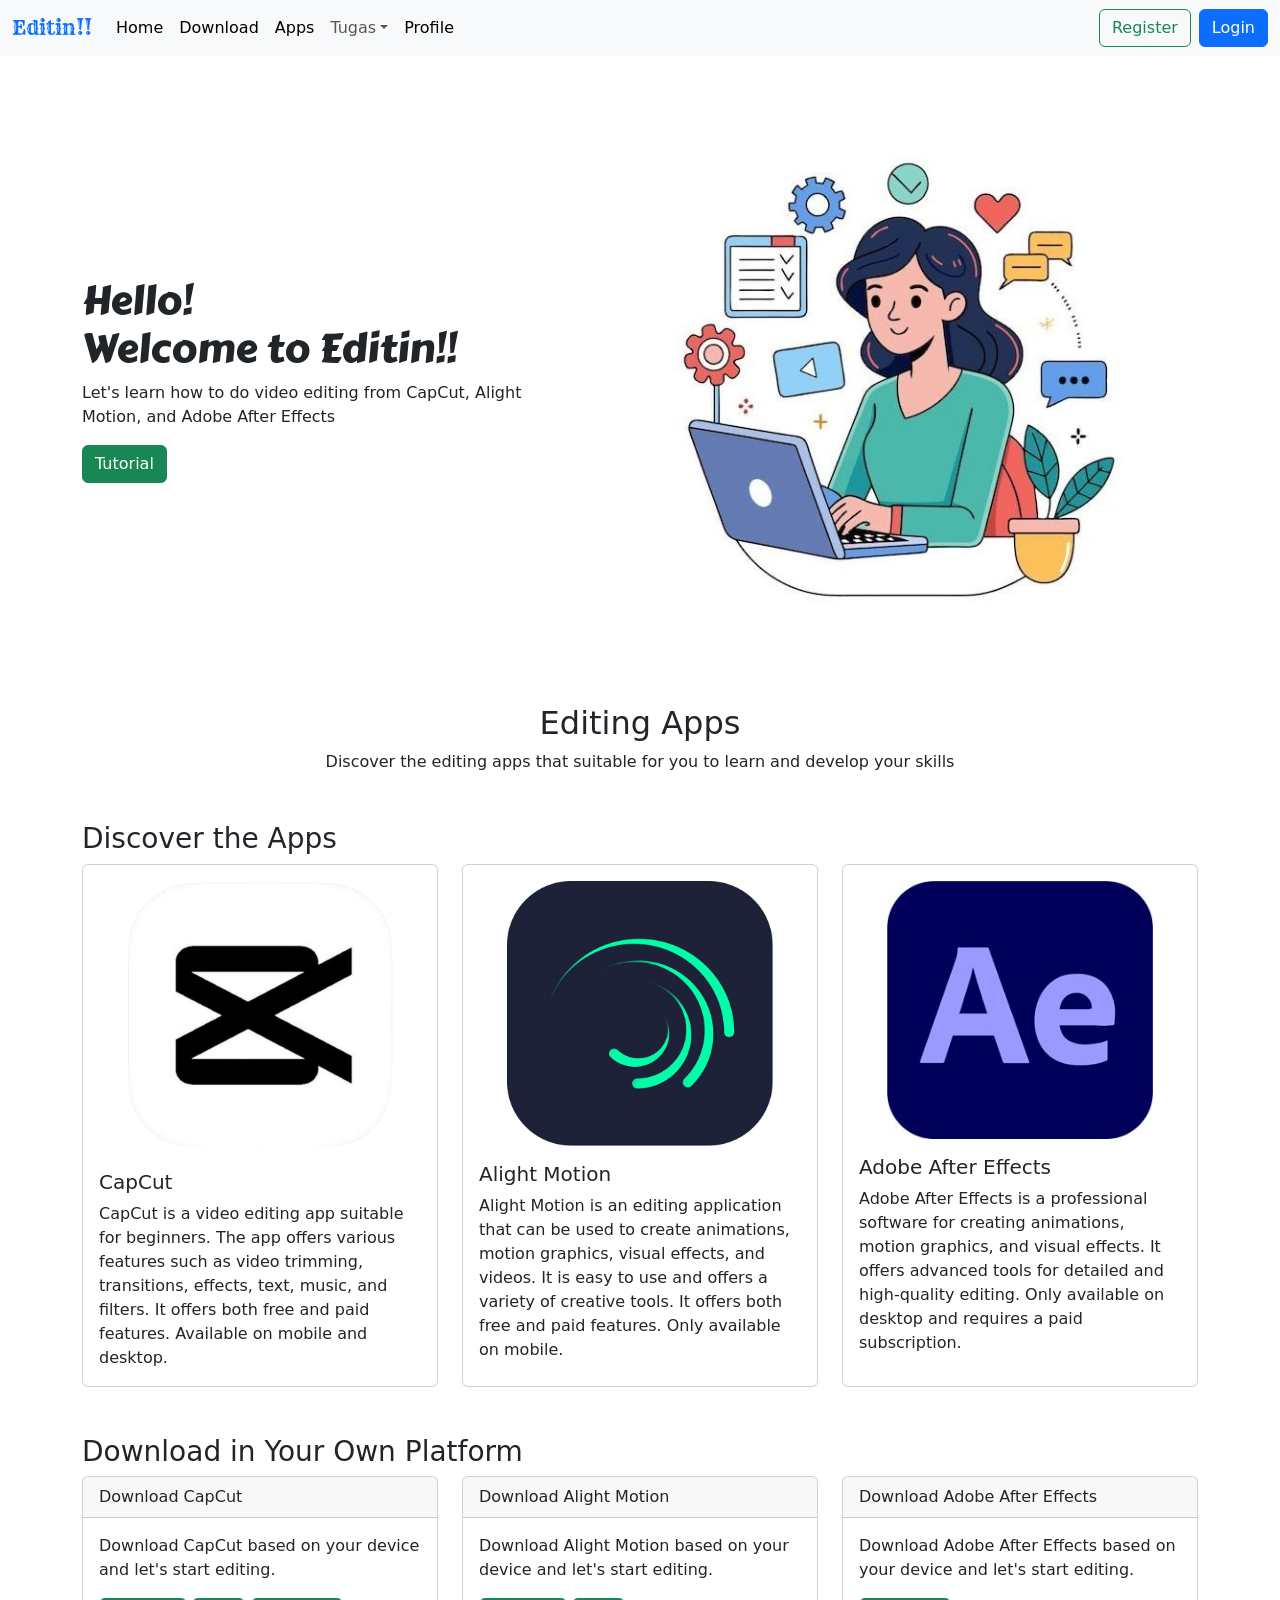
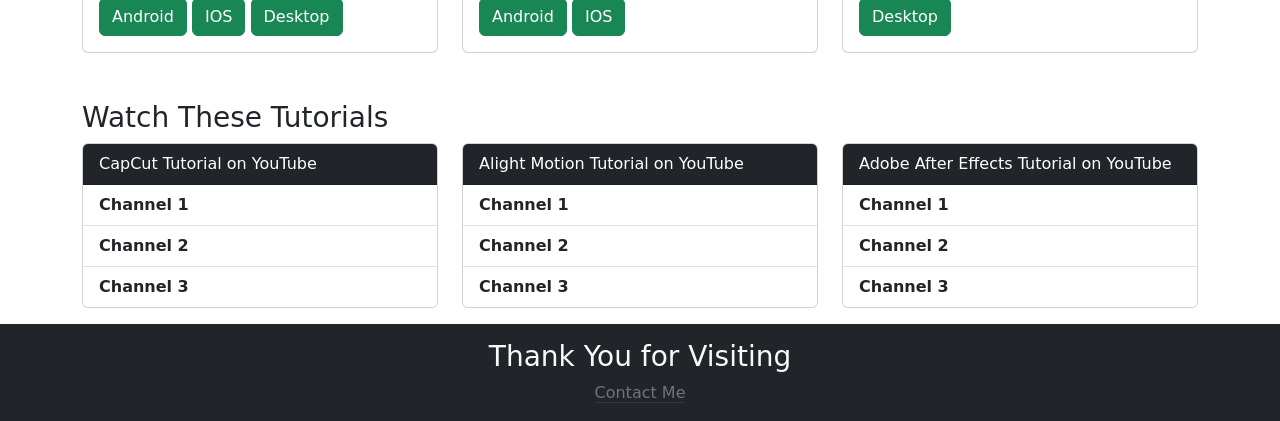
<file: index.html>
<!DOCTYPE html>
<html lang="en">
<head>
    <meta charset="UTF-8">
    <meta name="viewport" content="width=device-width, initial-scale=1.0">
    <title>Belajar Bootstrap</title>
    <link rel="stylesheet" href="css/bootstrap.css">
    <style>@import url('https://fonts.googleapis.com/css2?family=Carter+One&family=Rye&display=swap');</style>
</head>

<body>
    <!-- Navbar -->
  <nav class="navbar navbar-expand-lg bg-body-tertiary">

    <div class="container-fluid" id="logo">
    <a class="navbar-brand text-primary" href="/" style="font-family: 'Rye', cursive;">Editin!!</a>
    <button class="navbar-toggler" type="button" data-bs-toggle="collapse" data-bs-target="#navbarSupportedContent" aria-controls="navbarSupportedContent" aria-expanded="false" aria-label="Toggle navigation">
      <span class="navbar-toggler-icon"></span>
    </button>
   
    <div class="collapse navbar-collapse" id="navbarSupportedContent">
      <ul class="navbar-nav me-auto mb-2 mb-lg-0">

        <li class="nav-item">
          <a class="nav-link active" aria-current="page" href="#home">Home</a>
        </li>

        <li class="nav-item">
          <a class="nav-link active" aria-current="page" href="#download">Download</a>
        </li>

        <li class="nav-item">
          <a class="nav-link active" aria-current="page" href="#aplikasi">Apps</a>
        </li>

        <li class="nav-item dropdown">
          <a class="nav-link dropdown-toggle" href="#" role="button" data-bs-toggle="dropdown" aria-expanded="false">Tugas</a>
            <ul class="dropdown-menu">
            <li><a class="dropdown-item" href="tugas1.html">Tugas 1</a></li>
            <li><a class="dropdown-item" href="tugas2.html">Tugas 2</a></li>
            <li><a class="dropdown-item" href="tugas3.html">Tugas 3</a></li>
            <li><hr class="dropdown-divider"></li>
            <li><a class="dropdown-item" href="#">Segitu Dulu</a></li>
            </ul>
        </li>

        <li class="nav-item">
          <a class="nav-link active" aria-current="page" href="https://www.instagram.com/vbrnn__">Profile</a>
        </li>
      </ul>
      
      <div class="d-flex">
        <a href="#" class="btn btn-outline-success me-2">Register</a>
        <a href="#" class="btn btn-primary">Login</a>
      </div>
    </div>
    </div>
  </nav>

    <!-- Home -->
    <section>
    <div class="container my-3 py-2" id="home">
        <div class="row my-6">
            <div class="col align-self-center">
                <h1 style="font-family: 'Carter One', cursive;"> Hello! <br> Welcome to Editin!!</h1>
                <p>Let's learn how to do video editing from CapCut, Alight Motion, and Adobe After Effects</p>
                <a href="#tutorial" class="btn btn-success">Tutorial</a>
            </div>
            <div class="col d-none d-md-block">
                <img src="gambar/70509550411079826.jpe" class="img-fluid mx-auto" style="max-width: 600px;">
            </div>
        </div>
    </div>
    </section>


    <!-- Apps -->
    <section id="aplikasi">
        <div class="container">
            <div class="text-center mt-3 mb-5">
                <h2>Editing Apps</h2>
                <p>Discover the editing apps that suitable for you to learn and develop your skills</p>
            </div>

      <h3 class="mb-2">Discover the Apps</h3>
      <div class="row g-4">

         <div class="col-12 col-md-4 d-flex justify-content-center">
            <div class="card h-100">
                  <img src="gambar/Untitled design (8).png" class="card-img-top mt-3" style="width: 77%; align-self: center;">
                <div class="card-body">
                  <h5 class="card-title">CapCut</h5>
                  <p class="card-text">CapCut is a video editing app suitable for beginners. The app offers various features such as video trimming, transitions, effects, text, music, and filters. It offers both free and paid features. Available on mobile and desktop.</p>
                </div>
            </div>    
          </div>

          <div class="col-12 col-md-4 d-flex justify-content-center">
            <div class="card h-100">
                <img src="gambar/Alight Motion.jpe" class="card-img-top mt-3" style="width: 75%; align-self: center;">
              <div class="card-body">
                <h5 class="card-title">Alight Motion</h5>
                <p class="card-text">Alight Motion is an editing application that can be used to create animations, motion graphics, visual effects, and videos. It is easy to use and offers a variety of creative tools. It offers both free and paid features. Only available on mobile.</p>
              </div>
            </div>
          </div>

          <div class="col-12 col-md-4 d-flex justify-content-center">
            <div class="card h-100">
                <img src="gambar/Adobe After Effects Logo PNG Vector (AI) Free Download.jpe" class="card-img-top mt-3" style="width: 75%; align-self: center;">
              <div class="card-body">
                <h5 class="card-title">Adobe After Effects</h5>
                <p class="card-text">Adobe After Effects is a professional software for creating animations, motion graphics, and visual effects. It offers advanced tools for detailed and high-quality editing. Only available on desktop and requires a paid subscription.</p>
              </div>
            </div>
          </div>

        </div>
      </div>
    </section>


    <!-- Download -->
    <section id="download">
        <div class="container">

      <h3 class="mt-5 mb-2">Download in Your Own Platform</h3>
      <div class="row g-4">

        <div class="col-12 col-md-4">
          <div class="card">
            <div class="card-header">Download CapCut</div>
              <div class="card-body">
                <p class="card-text">Download CapCut based on your device and let's start editing.</p>
                <a href="https://play.google.com/store/apps/details?id=com.lemon.lvoverseas&pcampaignid=web_share" class="btn btn-success">Android</a>
                <a href="https://apps.apple.com/id/app/capcut-editor-foto-video/id1500855883?l=id" class="btn btn-success">IOS</a>
                <a href="https://www.capcut.com/id-id/tools/desktop-video-editor" class="btn btn-success">Desktop</a>
              </div>
          </div>
        </div>

        <div class="col-12 col-md-4">
          <div class="card">
            <div class="card-header">Download Alight Motion</div>
              <div class="card-body">
                <p class="card-text">Download Alight Motion based on your device and let's start editing.</p>
                <a href="https://play.google.com/store/apps/details?id=com.alightcreative.motion&pcampaignid=web_share" class="btn btn-success">Android</a>
                <a href="https://apps.apple.com/us/app/alight-motion/id1459833443" class="btn btn-success">IOS</a>
              </div>
          </div>
        </div>

        <div class="col-12 col-md-4">
          <div class="card">
            <div class="card-header">Download Adobe After Effects</div>
              <div class="card-body">
                <p class="card-text">Download Adobe After Effects based on your device and let's start editing.</p>
                <a href="https://www.adobe.com/products/aftereffects/free-trial-download.html" class="btn btn-success">Desktop</a>
              </div>
          </div>
        </div>

        </div>
      </div>
    </section>


    <!-- Tutorial -->
    <section id="tutorial">
        <div class="container">
        
      <h3 class="mt-5 mb-2">Watch These Tutorials</h3>
      <div class="row g-4">

        <div class="col-12 col-md-4">
          <div class="card">
            <div class="card-header text-bg-dark">CapCut Tutorial on YouTube</div>
            <ul class="list-group list-group-flush">
              <li class="list-group-item"><a class="text-dark fw-bold link-offset-2 link-underline link-underline-opacity-0" href="https://www.youtube.com/@Exal.Visuals">Channel 1</a></li>
              <li class="list-group-item"><a class="text-dark fw-bold link-offset-2 link-underline link-underline-opacity-0" href="https://www.youtube.com/@vida_editz">Channel 2</a></li>
              <li class="list-group-item"><a class="text-dark fw-bold link-offset-2 link-underline link-underline-opacity-0" href="https://www.youtube.com/@EditingVideoCepat">Channel 3</a></li>
            </ul>
          </div>
        </div>

        <div class="col-12 col-md-4">
          <div class="card">
            <div class="card-header text-bg-dark">Alight Motion Tutorial on YouTube</div>
            <ul class="list-group list-group-flush">
              <li class="list-group-item"><a class="text-dark fw-bold link-offset-2 link-underline link-underline-opacity-0" href="https://www.youtube.com/@Womzyfilms">Channel 1</a></li>
              <li class="list-group-item"><a class="text-dark fw-bold link-offset-2 link-underline link-underline-opacity-0" href="https://www.youtube.com/@Exal.Visuals">Channel 2</a></li>
              <li class="list-group-item"><a class="text-dark fw-bold link-offset-2 link-underline link-underline-opacity-0" href="https://www.youtube.com/@batmansolosall">Channel 3</a></li>
            </ul>
          </div>
        </div>

        <div class="col-12 col-md-4">
          <div class="card">
            <div class="card-header text-bg-dark">Adobe After Effects Tutorial on YouTube</div>
            <ul class="list-group list-group-flush">
              <li class="list-group-item"><a class="text-dark fw-bold link-offset-2 link-underline link-underline-opacity-0" href="https://www.youtube.com/@AfterEffectsBasics">Channel 1</a></li>
              <li class="list-group-item"><a class="text-dark fw-bold link-offset-2 link-underline link-underline-opacity-0" href="https://www.youtube.com/@Tozel.">Channel 2</a></li>
              <li class="list-group-item"><a class="text-dark fw-bold link-offset-2 link-underline link-underline-opacity-0" href="https://www.youtube.com/@MotionNations">Channel 3</a></li>
            </ul>
          </div>
        </div>
      
        </div>
      </div>
     </section>

     <footer class="bg-dark text-light py-3 mt-3">
      <div class="container">
        <div class="row align-items-center">
          <div class="col">
            <div class="text-center">
              
            <h3>Thank You for Visiting</h3>
            <a class="link-secondary link-offset-2 link-underline-opacity-25 link-underline-opacity-100-hover" href="https://wa.me/6285297016101">Contact Me</a>
            </div>
          </div>
        </div>
      </div>
     </footer>

     <!-- Script -->
    <script src="js/bootstrap.bundle.js"></script>
</body>
</html>
</file>
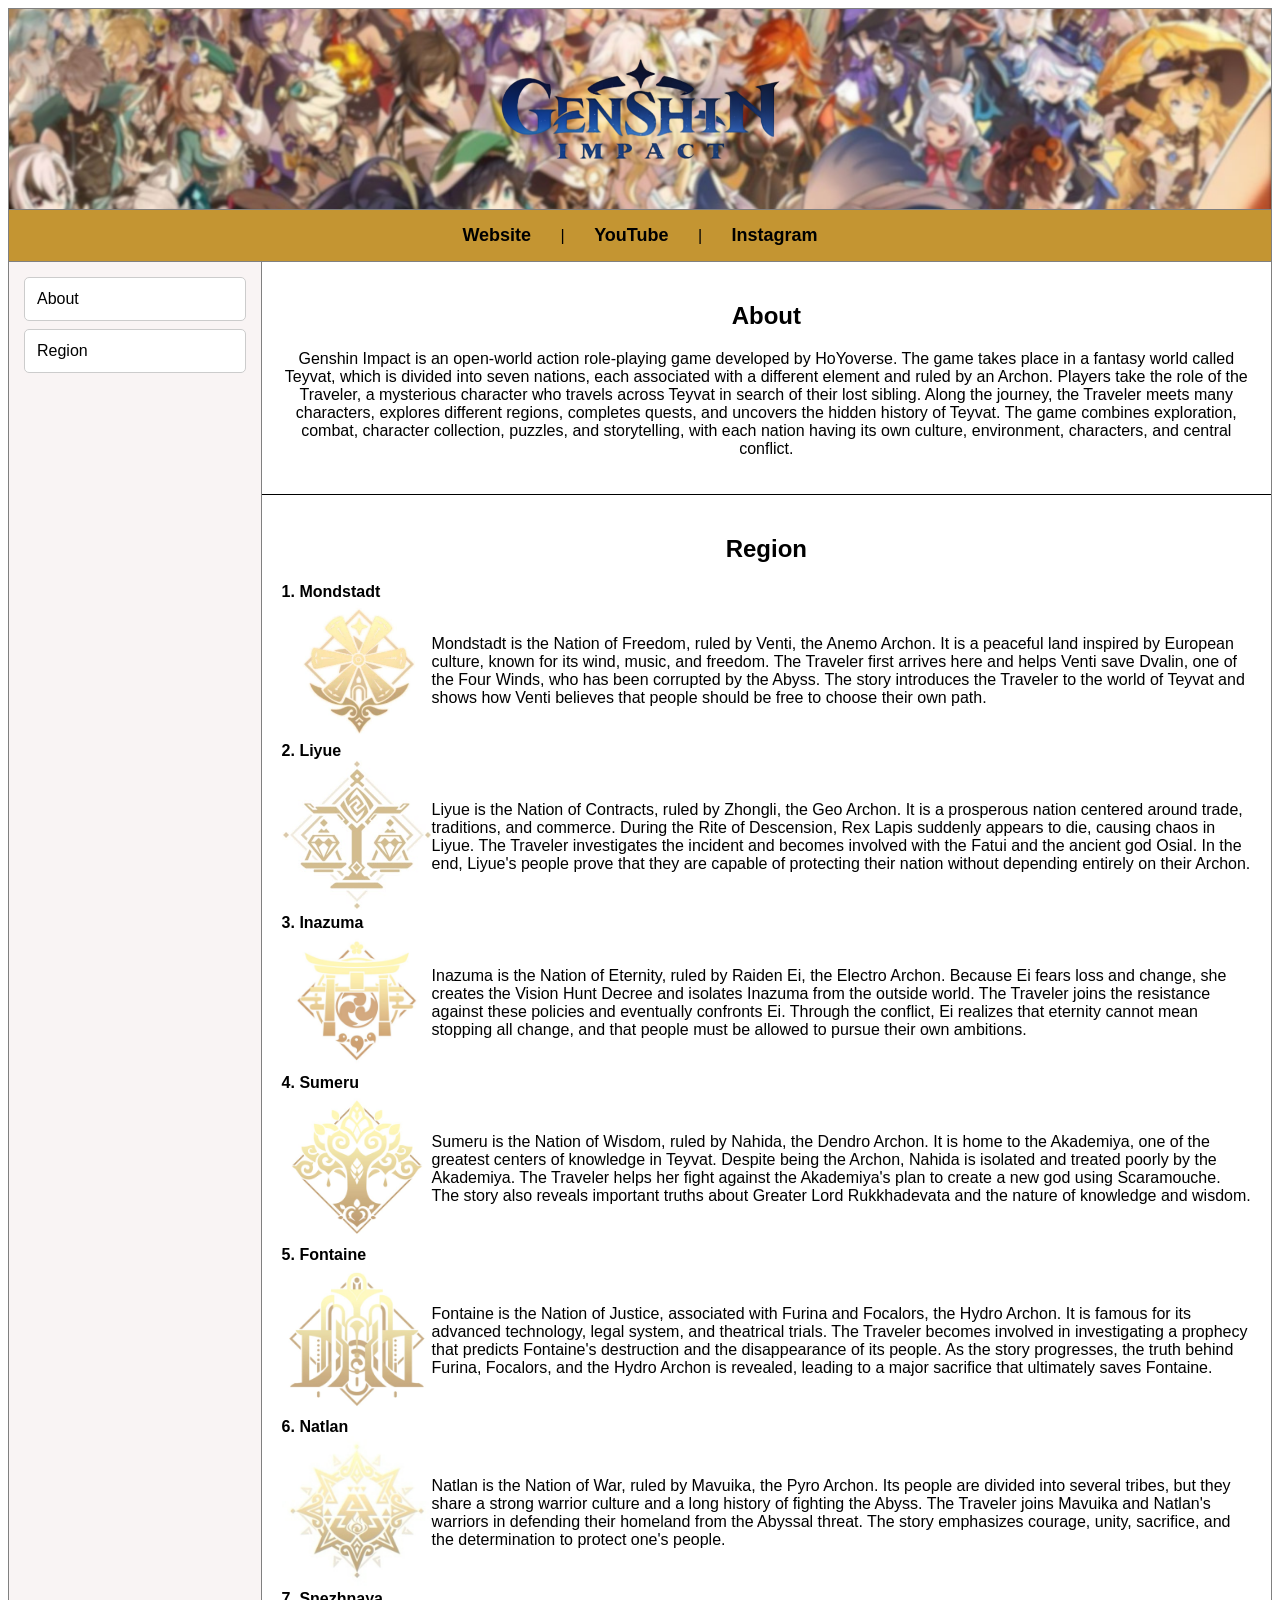
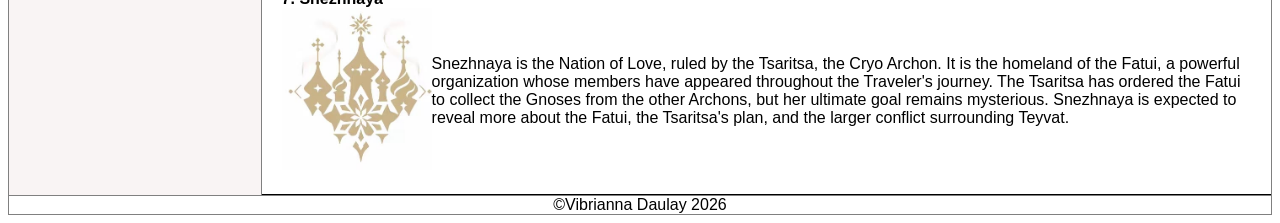
<file: tugas1.html>
<!DOCTYPE html>
<html lang="en">
<head>
    <meta charset="UTF-8">
    <meta name="viewport" content="width=device-width, initial-scale=1.0">
    <title>Tugas 1 Pemrograman Web</title>
    <style>
        body{font-family: Arial, Helvetica, sans-serif;}
        table {
            width: 100%;
            border-collapse: collapse;
        }

        td {
            padding: 0;
        }

        .header img {
            width: 100%;
            height: 200px;
            object-fit: cover;
            display: block;
        }

        .menu {
            background-color: #c49532;
            text-align: center;
            padding: 15px;
        }

        .menu a {
            color: #000000;
            text-decoration: none;
            font-weight: bold;
            margin: 0 25px;
            font-size: 18px;
        }

        .menu a:hover {
            color: #0062ff;
        }

        .sidebar {
            background-color: #f9f4f4;
            padding: 15px;
            vertical-align: top;
        }

        .sidebar h3 {
            text-align: center;
            margin-top: 0;
        }

        .sidebar a {
            display: block;
            padding: 12px;
            margin-bottom: 8px;
            color: black;
            text-decoration: none;
            background-color: white;
            border: 1px solid #cccccc;
            border-radius: 5px;
        }

        .sidebar a:hover {
            background-color: #dddddd;
        }

        ul {
            list-style-type: none;
            padding: 0;
            margin: 0;
        }

        .content {
            padding: 0;
            vertical-align: top;
        }

        .content-section {
            padding: 20px;
            border-bottom: 1px solid #000000;
        }

        .content-section h3 {
            margin-top: 0;
        }
    </style>
</head>

<body>
    <table border="1">

        <!-- header -->
        <tr>
            <td colspan="2" align="center" class="header">
                <img src="gambar/Untitled design (7).png" alt="Genshin chara" width="100%">
            </td>
        </tr>

        <!-- main menu -->
        <tr>
            <td colspan="2" align="center" class="menu">
                <a href ="https://genshin.hoyoverse.com">Website</a> |
                <a href ="https://www.youtube.com/@GenshinImpact">YouTube</a> |
                <a href="https://www.instagram.com/genshinimpact/">Instagram</a>
            </td>
        </tr>

        <!-- side bar -->
        <tr>
            <td width="20%" class="sidebar" valign="top">
                <ul>
                    <li><a href="#About">About</a></li>
                    <li><a href="#Region">Region</a></li>
                </ul>
            </td>

        <!-- content -->
            <td width="80%" class="content">
                <div class="content-section">
                <h2 id="About" align="center">About</h2>
                <p align="center">Genshin Impact is an open-world action role-playing game developed by HoYoverse.
                    The game takes place in a fantasy world called Teyvat, which is divided into seven nations,
                    each associated with a different element and ruled by an Archon. Players take the role of the Traveler,
                    a mysterious character who travels across Teyvat in search of their lost sibling. Along the journey,
                    the Traveler meets many characters, explores different regions, completes quests, and uncovers the hidden history of Teyvat.
                    The game combines exploration, combat, character collection, puzzles, and storytelling, with each nation having its own culture,
                    environment, characters, and central conflict.</p></div>

                <div class="content-section">
                <h2 id="Region" align="center">Region</h2>
                <table>
                    <tr><td colspan="2"><b>1. Mondstadt</b></td></tr>
                <tr><td><img src="gambar/mondstadt.jpeg" width="150"></td>
                <td>Mondstadt is the Nation of Freedom, ruled by Venti, the Anemo Archon. It is a peaceful land inspired by European culture, known for its wind, music, and freedom.
                The Traveler first arrives here and helps Venti save Dvalin, one of the Four Winds, who has been corrupted by the Abyss.
                The story introduces the Traveler to the world of Teyvat and shows how Venti believes that people should be free to choose their own path.</td></tr>
                    
                    <tr><td colspan="2"><b>2. Liyue</b></td></tr>
                <tr><td><img src="gambar/Discuss Everything About Genshin Impact Wiki ____.jpeg" width="150"></td>
                <td>Liyue is the Nation of Contracts, ruled by Zhongli, the Geo Archon. It is a prosperous nation centered around trade, traditions, and commerce. 
                During the Rite of Descension, Rex Lapis suddenly appears to die, causing chaos in Liyue. The Traveler investigates the incident and becomes involved with the Fatui and the ancient god Osial. 
                In the end, Liyue's people prove that they are capable of protecting their nation without depending entirely on their Archon.</td></tr>

                    <tr><td colspan="2"><b>3. Inazuma</b></td></tr>
                <tr><td><img src="gambar/Inazuma.jpeg" width="150"></td>
                <td>Inazuma is the Nation of Eternity, ruled by Raiden Ei, the Electro Archon. Because Ei fears loss and change, she creates the Vision Hunt Decree and isolates
                Inazuma from the outside world. The Traveler joins the resistance against these policies and eventually confronts Ei. Through the conflict, Ei realizes that eternity cannot mean stopping
                all change, and that people must be allowed to pursue their own ambitions.</td></tr>

                    <tr><td colspan="2"><b>4. Sumeru</b></td></tr>
                <tr><td><img src="gambar/Иконка Сумеру.jpeg" width="150"></td>
                <td>Sumeru is the Nation of Wisdom, ruled by Nahida, the Dendro Archon. It is home to the Akademiya, one of the greatest centers of knowledge in Teyvat. 
                Despite being the Archon, Nahida is isolated and treated poorly by the Akademiya. The Traveler helps her fight against the Akademiya's plan to create a new god using Scaramouche. 
                The story also reveals important truths about Greater Lord Rukkhadevata and the nature of knowledge and wisdom.</td></tr>

                    <tr><td colspan="2"><b>5. Fontaine</b></td></tr>
                <tr><td><img src="gambar/fontaine icon.jpeg" width="150"></td>
                <td>Fontaine is the Nation of Justice, associated with Furina and Focalors, the Hydro Archon. It is famous for its advanced technology, legal system, and theatrical trials. 
                The Traveler becomes involved in investigating a prophecy that predicts Fontaine's destruction and the disappearance of its people. As the story progresses, the truth behind Furina, Focalors, and 
                the Hydro Archon is revealed, leading to a major sacrifice that ultimately saves Fontaine.</td></tr>

                    <tr><td colspan="2"><b>6. Natlan</b></td></tr>
                <tr><td><img src="gambar/natlan icon.jpeg" width="150"></td>
                <td>Natlan is the Nation of War, ruled by Mavuika, the Pyro Archon. Its people are divided into several tribes, but they share a strong warrior culture and a long 
                history of fighting the Abyss. The Traveler joins Mavuika and Natlan's warriors in defending their homeland from the Abyssal threat. The story emphasizes courage, unity, sacrifice, and the determination 
                to protect one's people.</td></tr>

                    <tr><td colspan="2"><b>7. Snezhnaya</b></td></tr>
                <tr><td><img src="gambar/иконка снежной.jpeg" width="150"></td>
                <td>Snezhnaya is the Nation of Love, ruled by the Tsaritsa, the Cryo Archon. It is the homeland of the Fatui, a powerful organization whose members have appeared throughout the Traveler's journey.
                The Tsaritsa has ordered the Fatui to collect the Gnoses from the other Archons, but her ultimate goal remains mysterious. Snezhnaya is expected to reveal more about the Fatui, the Tsaritsa's plan, and the larger conflict
                surrounding Teyvat.</td></tr>
                </table></div>

        <!-- footer -->
         <tr>
            <td colspan="2" align="center">&copy;Vibrianna Daulay 2026</td>
        </tr>
    </table>
</body>
</html>
</file>
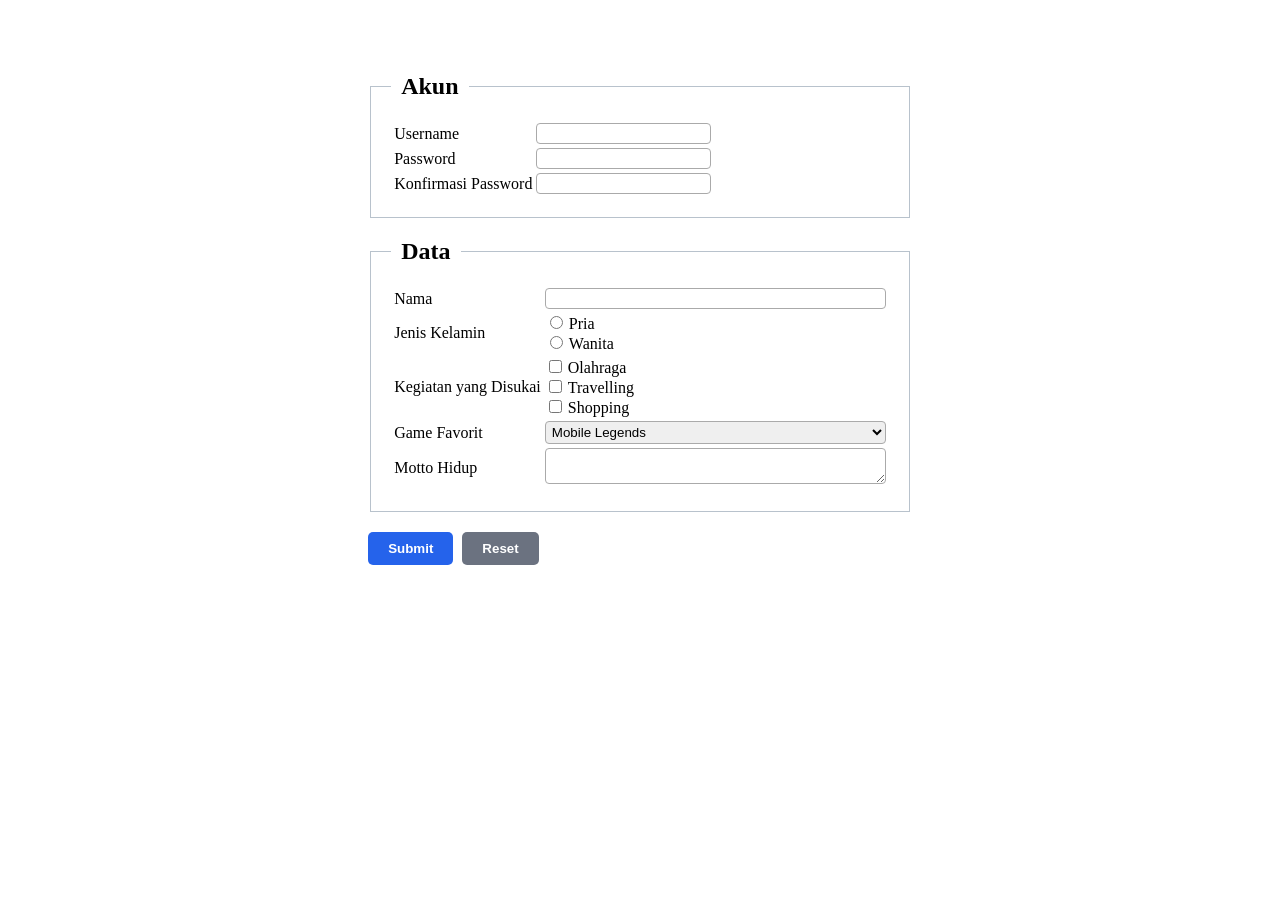
<file: tugas2.html>
<!DOCTYPE html>
<html lang="en">
<head>
    <meta charset="UTF-8">
    <meta name="viewport" content="width=device-width, initial-scale=1.0">
    <title>Form Pendaftaran</title>
    <link rel="stylesheet" href="form.css">
</head>
<body>
    <form action="#">


    <fieldset>
        <legend><b>Akun</b></legend>

        <table>

    <tr>
        <td><label for="username">Username</label></td>
        <td><input type="text" name="nama_pengguna" id="username"></td>
    </tr>

    <tr>
        <td><label for="password">Password</label></td>
        <td><input type="password" name="sandi" id="password"></td>
    </tr>

    <tr>
        <td><label for="konfirmasi">Konfirmasi Password</label></td>
        <td><input type="password" name="sandi" id="konfirmasi"></td>
    </tr>

    </table>
    </fieldset>


    <fieldset>
        <legend><b>Data</b></legend>

        <table>

    <tr>
        <td><label for="name">Nama</label></td>
        <td><input type="text" name="nama" id="nama"></td>
    </tr>

    <tr>
        <td><label for="jenis_kelamin">Jenis Kelamin</label></td>

        <td>
        <label for="pria"><input type="radio" name="jenis_kelamin" id="pria" value="Pria">Pria</label><br>
        <label for="wanita"><input type="radio" name="jenis_kelamin" id="wanita" value="Wanita">Wanita</label>
        </td>
    </tr>

    <tr>
        <td><label for="informasi">Kegiatan yang Disukai</label></td>

        <td>
        <label for="olahraga"><input type="checkbox" name="informasi" id="olahraga" value="Olahraga">Olahraga</label><br>
        <label for="travelling"><input type="checkbox" name="informasi" id="travelling" value="travelling">Travelling</label><br>
        <label for="Kesehatan"><input type="checkbox" name="informasi" id="shopping" value="shopping">Shopping</label>
        </td>
    </tr>

    <tr>
        <td><label for="game">Game Favorit</label></td>
        <td><select name="game" id="game">
            <option value="ml">Mobile Legends</option>
            <option value="genshin">Genshin Impact</option>
            <option value="ff">Free Fire</option>
            <option value="pubg">PUBG</option>
        </select></td>
    </tr>
    
    <tr>
        <td><label for="motto">Motto Hidup</label></td>
        <td>
            <textarea name="message" id="motto" rows="2" cols="40"></textarea>
        </td>
    </tr>
     
    </table>
    </fieldset>

     <button type="Submit" name="btn-submit">Submit</button>
     <button type="reset" name="btn-reset">Reset</button>
    </form>
</body>
</html>
</file>
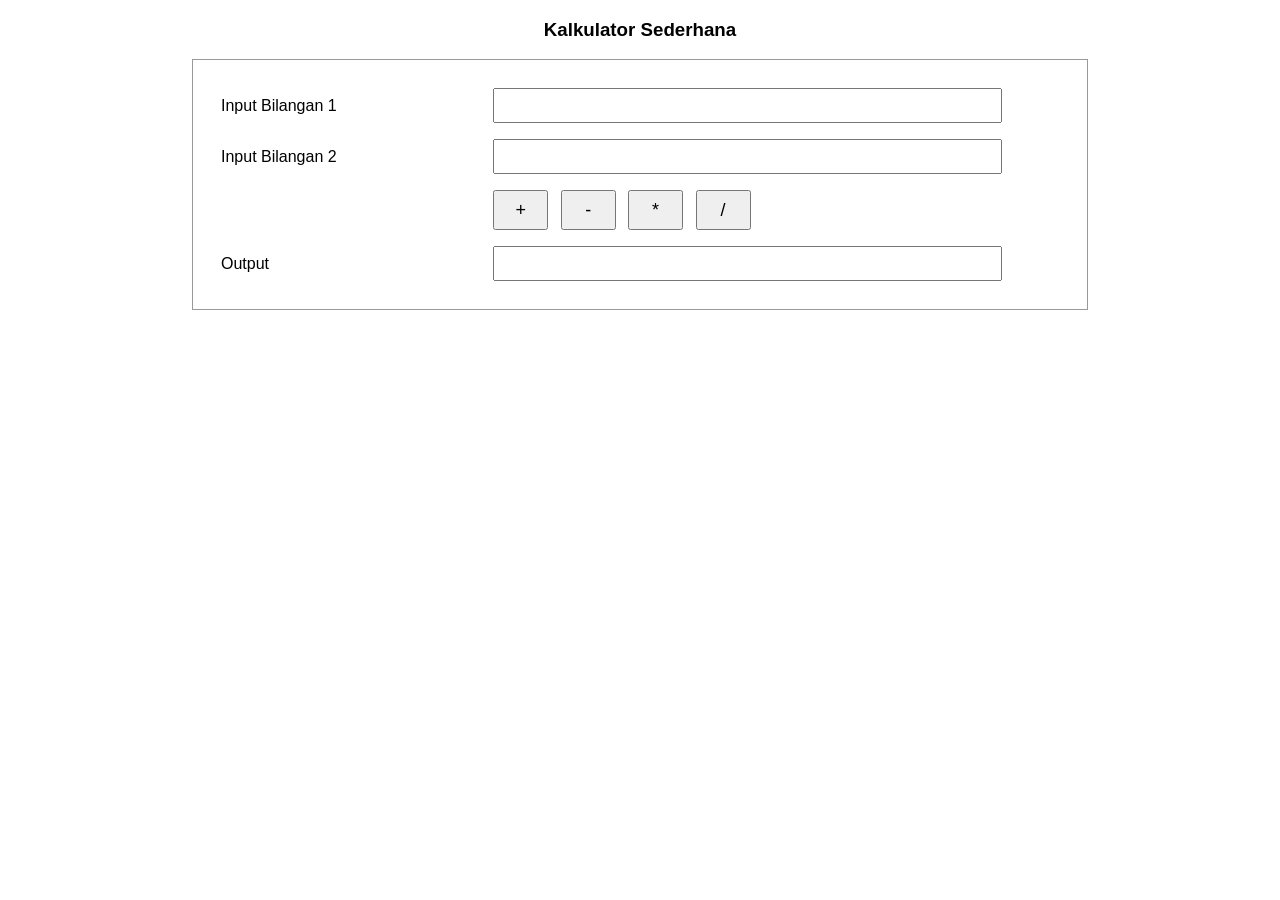
<file: tugas3.html>
<!DOCTYPE html>
<html lang="en">
<head>
    <meta charset="UTF-8">
    <meta name="viewport" content="width=device-width, initial-scale=1.0">
    <title>Kalkulator</title>
    <link rel="stylesheet" href="kalkulator.css">
</head>
<body>

    <h3>Kalkulator Sederhana</h3>

    <form name="kalkulator">
    <fieldset>
    <table>

    <tr>
        <td><label for="number">Input Bilangan 1</label></td>
        <td><input type="number" name="bilangan1" id="bil1"></td>
    </tr>

    <tr>
        <td><label for="number">Input Bilangan 2</label></td>
        <td><input type="number" name="bilangan2" id="bil2"></td>
    </tr>

    <tr>
        <td></td>
        <td><button type="button" onclick="hitung('+')">+</button>
        <button type="button" onclick="hitung('-')">-</button>
        <button type="button" onclick="hitung('*')">*</button>
        <button type="button" onclick="hitung('/')">/</button></td>
    </tr>

    <tr>
        <td><label for="hasil">Output</label></td>
        <td><input type="text" name="hasil_akhir" id="hasil"></td>
    </tr>

    </table>
    </fieldset>
    </form>

    <script>
        function hitung(operator) {
            let bil1 = Number(document.kalkulator.bilangan1.value);
            let bil2 = Number(document.kalkulator.bilangan2.value);
            let hasil;

            if (operator == '+') {
                hasil = bil1 + bil2;}

            else if (operator == '-') {
                hasil = bil1 - bil2;}

            else if (operator == '*') {
                hasil = bil1 * bil2;}

            else if (operator == '/') {
            if (bil2 == 0) {
                hasil = "Tidak bisa dibagi dengan nol";}
                
            else {
                hasil = bil1 / bil2;}
            }

            document.kalkulator.hasil_akhir.value = hasil;
        }
    </script>
</body>
</html>
</file>
<file: form.css>
body {
    font-family:'Times New Roman', Times, serif;
    margin: 2;
    padding: 40px;
}

form {
    width: fit-content;
    margin: auto;
    padding: 25px;
}

/* fieldset dan legend */
fieldset {
    border: 1px solid #b8c2cc;
    margin-bottom: 20px;
    padding: 20px;
}

legend {
    font-size: 1.5em;
    padding: 0 10px;
}

/* input */
input[type="text"],
input[type="password"],
select,
textarea {
    width: 100%;
    box-sizing: border-box;
    padding: 2px;
    border: 1px solid #aaa;
    border-radius: 4px;
    font-family: Arial, sans-serif;
}

input[type="radio"],
input[type="checkbox"] {
    margin-right: 6px;
}

/* button */
button {
    padding: 9px 20px;
    border: none;
    border-radius: 5px;
    cursor: pointer;
    margin-right: 5px;
    font-weight: bold;
}

button[type="submit"] {
    background-color: #2563eb;
    color: white;
}

button[type="reset"] {
    background-color: #6b7280;
    color: white;
}

button:hover {
    opacity: 0.85;
}
</file>
<file: kalkulator.css>
body {
    font-family: sans-serif;
}

h3 {
    text-align: center;
}

form {
    width: 900px;
    margin: auto;
}

fieldset {
    padding: 20px;
    border: 1px solid #999;
}

table {
    width: 100%;
    border-collapse: collapse;
}

td {
    padding: 8px;
}

input {
    width: 90%;
    height: 35px;
    box-sizing: border-box;
    font-size: 16px;
}

button {
    width: 55px;
    height: 40px;
    margin-right: 8px;
    font-size: 18px;
    cursor: pointer;
}
</file>
